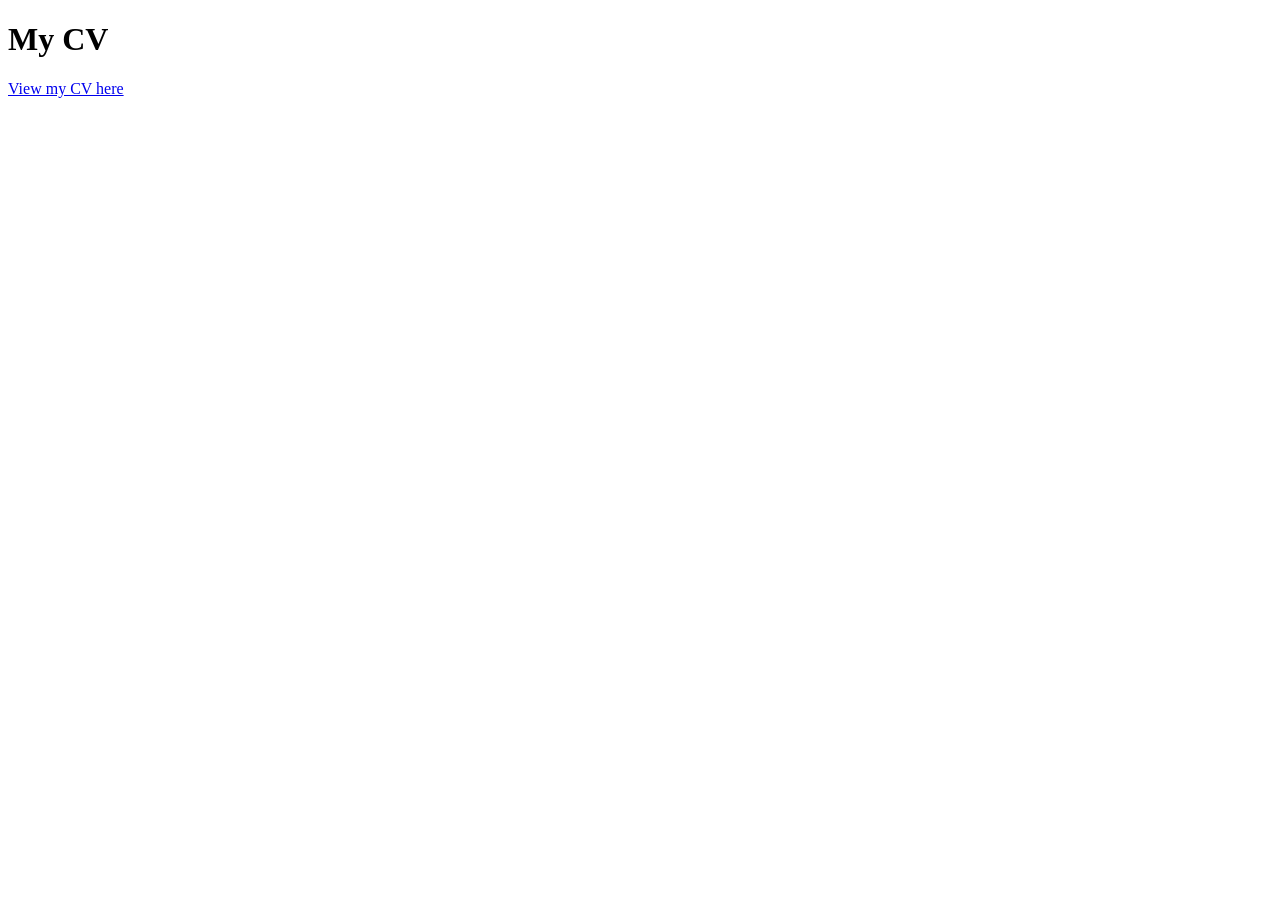
<file: index.html>
<!DOCTYPE html>
<html lang="en">
<head>
  <meta charset="UTF-8">
  <title>My CV</title>
</head>
<body>
  <h1>My CV</h1>
  <p>
    <a href="profile.pdf">View my CV here</a>
  </p>
</body>
</html>
</file>
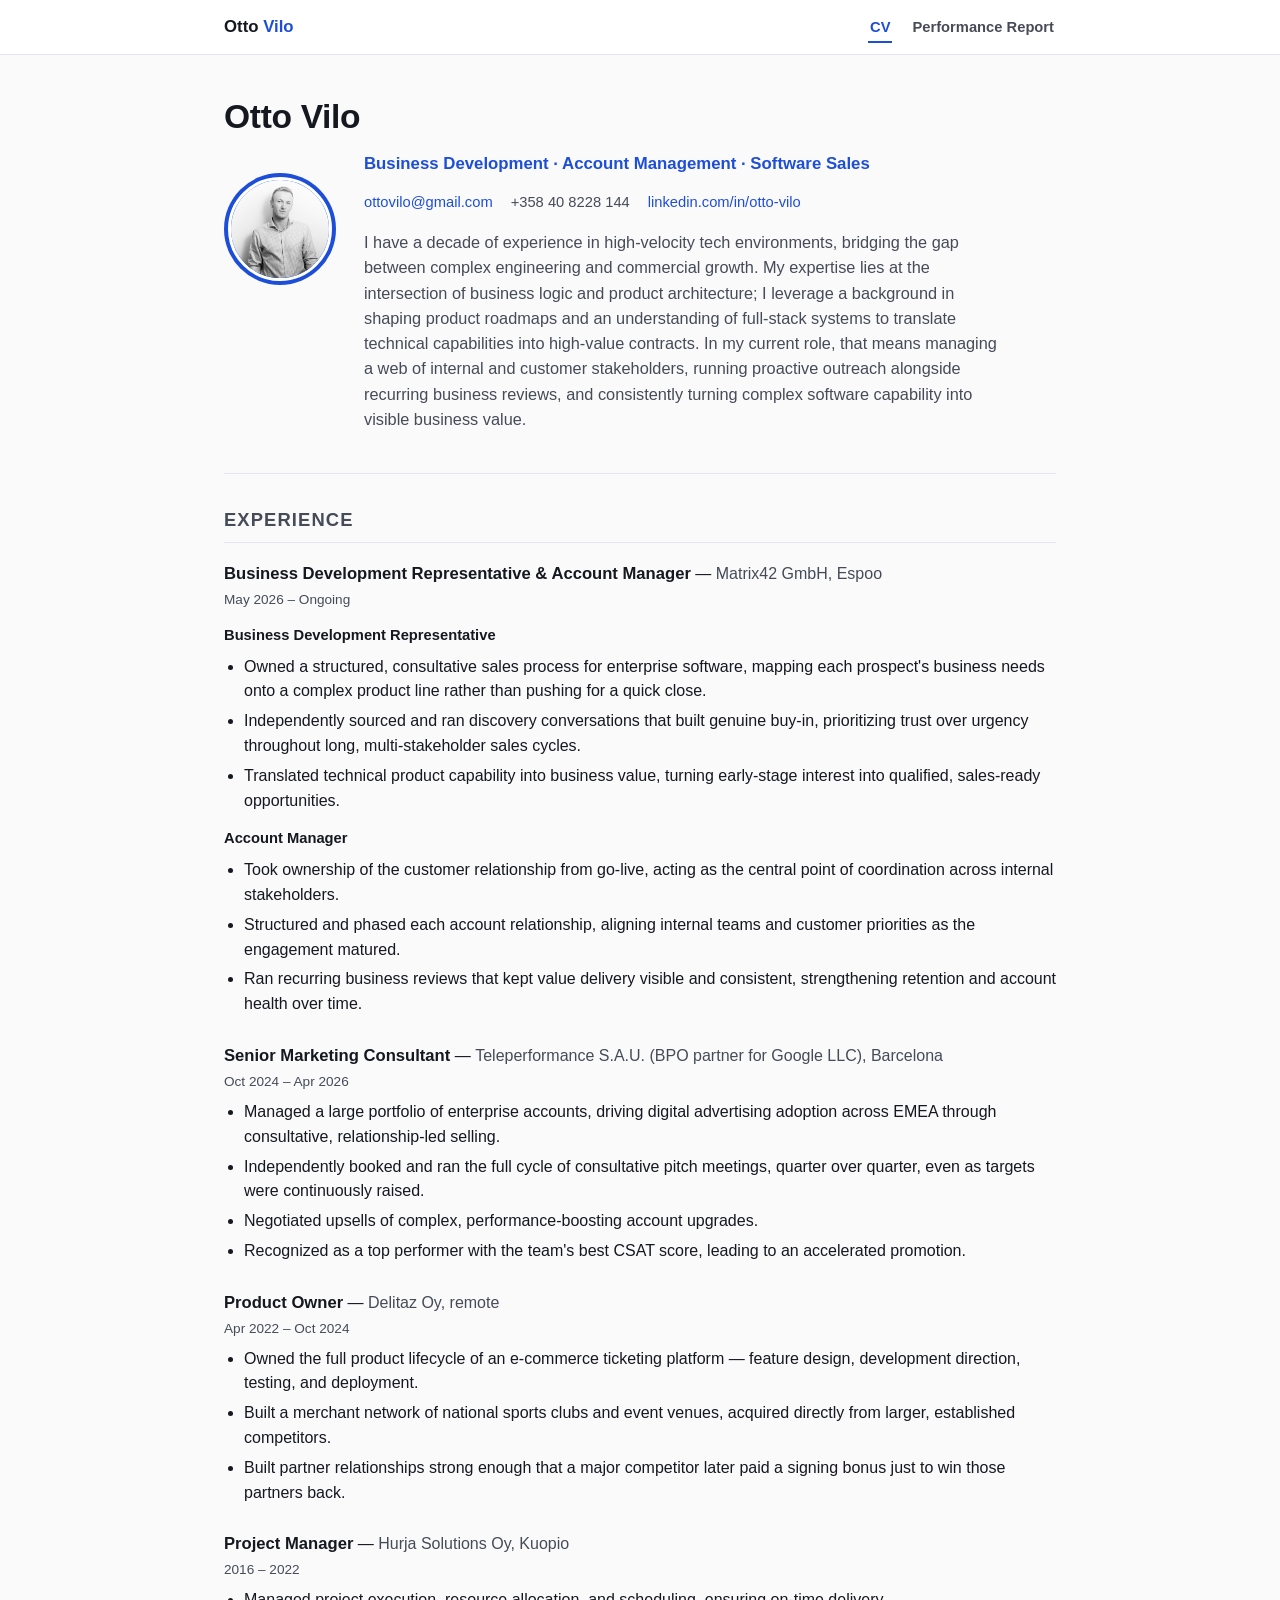
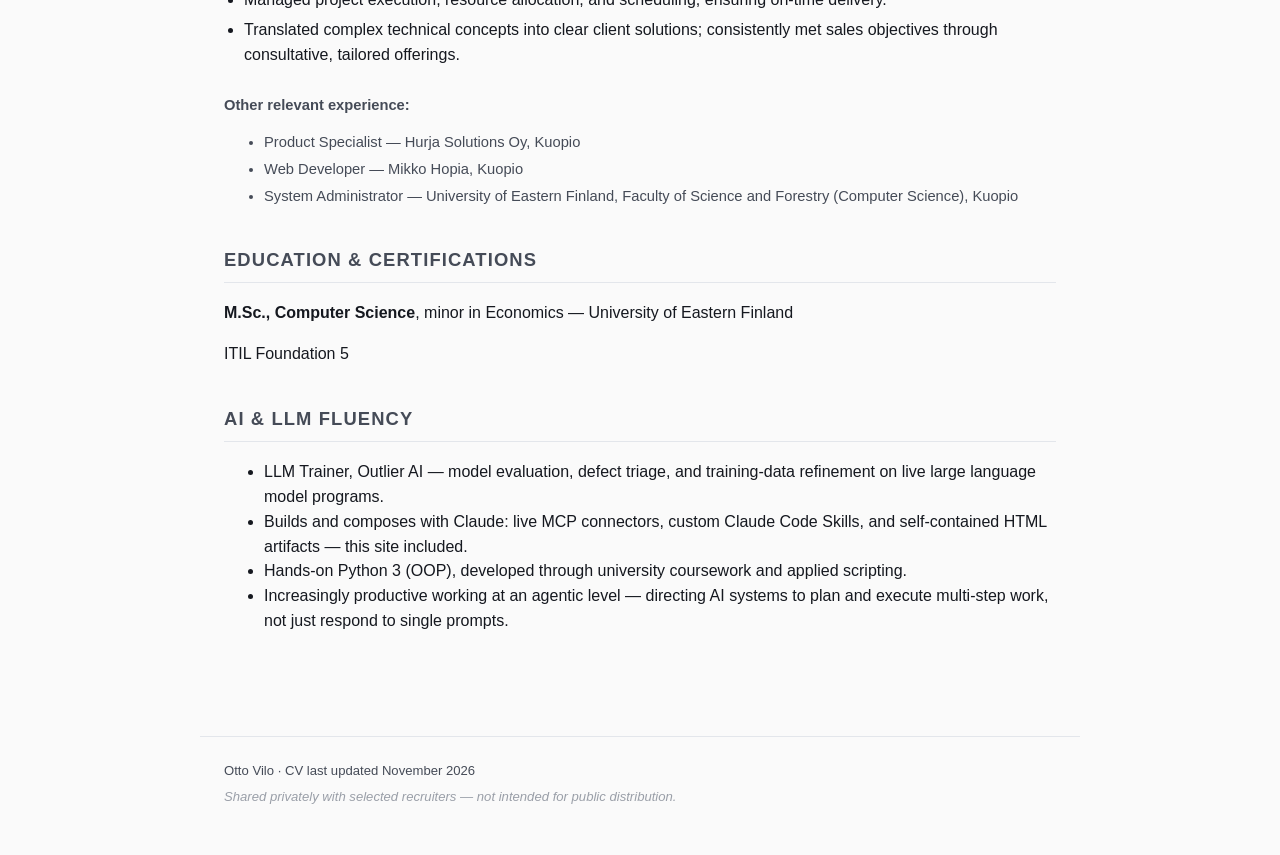
<file: cv-site/index.html>
<!DOCTYPE html>
<html lang="en">
<head>
<meta charset="UTF-8">
<meta name="viewport" content="width=device-width, initial-scale=1">
<meta name="robots" content="noindex, nofollow">
<title>Otto Vilo — CV</title>
<meta name="description" content="Otto Vilo — Business development, account management and commercial technology professional. CV and performance record.">
<meta property="og:title" content="Otto Vilo — CV">
<meta property="og:description" content="Business development, account management and commercial technology professional.">
<meta property="og:type" content="profile">
<link rel="stylesheet" href="assets/style.css">
<script type="application/ld+json">
{
  "@context": "https://schema.org",
  "@type": "Person",
  "name": "Otto Vilo",
  "jobTitle": "Business Development & Account Management",
  "description": "International sales and business development professional spanning Google-facing digital advertising, B2B account management, and software product ownership.",
  "knowsAbout": [
    "B2B Sales", "Account Management", "Customer Success", "CRM (HubSpot)",
    "Digital Advertising", "Negotiation", "Python", "AI Tooling",
    "Claude / Anthropic Agentic Workflows", "Product Ownership"
  ],
  "alumniOf": {
    "@type": "CollegeOrUniversity",
    "name": "University of Eastern Finland"
  },
  "sameAs": []
}
</script>
</head>
<body>
<header class="site-header">
  <div class="site-header-inner">
    <div class="brand">Otto <span>Vilo</span></div>
    <nav class="main-nav" aria-label="Primary">
      <ul>
        <li><a href="index.html" aria-current="page">CV</a></li>
        <li><a href="performance.html">Performance Report</a></li>
      </ul>
    </nav>
  </div>
</header>

<main>
  <section class="hero">
    <h1>Otto Vilo</h1>
    <div class="hero-row">
      <div class="avatar-ring">
        <img src="assets/photo.jpg" alt="Otto Vilo" class="avatar">
      </div>
      <div class="hero-text">
        <p class="headline">Business Development · Account Management · Software Sales</p>
        <div class="contact-row">
          <a href="mailto:ottovilo@gmail.com">ottovilo@gmail.com</a>
          <span>+358 40 8228 144</span>
          <a href="https://www.linkedin.com/in/otto-vilo" target="_blank" rel="noopener">linkedin.com/in/otto-vilo</a>
        </div>
        <p class="summary">
          I have a decade of experience in high-velocity tech environments, bridging the
          gap between complex engineering and commercial growth. My expertise lies at the
          intersection of business logic and product architecture; I leverage a background
          in shaping product roadmaps and an understanding of full-stack systems to
          translate technical capabilities into high-value contracts. In my current role,
          that means managing a web of internal and customer stakeholders, running
          proactive outreach alongside recurring business reviews, and consistently
          turning complex software capability into visible business value.
        </p>
      </div>
    </div>
  </section>

  <section class="block">
    <h2>Experience</h2>

    <div class="role">
      <div class="role-head">
        <div><span class="role-title">Business Development Representative &amp; Account Manager</span>
          — <span class="role-org">Matrix42 GmbH, Espoo</span></div>
        <div class="role-dates">May 2026 – Ongoing</div>
      </div>
      <h4 class="sub-role">Business Development Representative</h4>
      <ul>
        <li>Owned a structured, consultative sales process for enterprise software,
          mapping each prospect's business needs onto a complex product line rather than
          pushing for a quick close.</li>
        <li>Independently sourced and ran discovery conversations that built genuine
          buy-in, prioritizing trust over urgency throughout long, multi-stakeholder sales
          cycles.</li>
        <li>Translated technical product capability into business value, turning
          early-stage interest into qualified, sales-ready opportunities.</li>
      </ul>
      <h4 class="sub-role">Account Manager</h4>
      <ul>
        <li>Took ownership of the customer relationship from go-live, acting as the
          central point of coordination across internal stakeholders.</li>
        <li>Structured and phased each account relationship, aligning internal teams and
          customer priorities as the engagement matured.</li>
        <li>Ran recurring business reviews that kept value delivery visible and
          consistent, strengthening retention and account health over time.</li>
      </ul>
    </div>

    <div class="role">
      <div class="role-head">
        <div><span class="role-title">Senior Marketing Consultant</span>
          — <span class="role-org">Teleperformance S.A.U. (BPO partner for Google LLC), Barcelona</span></div>
        <div class="role-dates">Oct 2024 – Apr 2026</div>
      </div>
      <ul>
        <li>Managed a large portfolio of enterprise accounts, driving digital advertising
          adoption across EMEA through consultative, relationship-led selling.</li>
        <li>Independently booked and ran the full cycle of consultative pitch meetings,
          quarter over quarter, even as targets were continuously raised.</li>
        <li>Negotiated upsells of complex, performance-boosting account upgrades.</li>
        <li>Recognized as a top performer with the team's best CSAT score, leading to an
          accelerated promotion.</li>
      </ul>
    </div>

    <div class="role">
      <div class="role-head">
        <div><span class="role-title">Product Owner</span>
          — <span class="role-org">Delitaz Oy, remote</span></div>
        <div class="role-dates">Apr 2022 – Oct 2024</div>
      </div>
      <ul>
        <li>Owned the full product lifecycle of an e-commerce ticketing platform — feature
          design, development direction, testing, and deployment.</li>
        <li>Built a merchant network of national sports clubs and event venues, acquired
          directly from larger, established competitors.</li>
        <li>Built partner relationships strong enough that a major competitor later paid a
          signing bonus just to win those partners back.</li>
      </ul>
    </div>

    <div class="role">
      <div class="role-head">
        <div><span class="role-title">Project Manager</span>
          — <span class="role-org">Hurja Solutions Oy, Kuopio</span></div>
        <div class="role-dates">2016 – 2022</div>
      </div>
      <ul>
        <li>Managed project execution, resource allocation, and scheduling, ensuring
          on-time delivery.</li>
        <li>Translated complex technical concepts into clear client solutions; consistently
          met sales objectives through consultative, tailored offerings.</li>
      </ul>
    </div>

    <p class="other-roles">
      <strong>Other relevant experience:</strong>
    </p>
    <ul class="other-roles">
      <li>Product Specialist — Hurja Solutions Oy, Kuopio</li>
      <li>Web Developer — Mikko Hopia, Kuopio</li>
      <li>System Administrator — University of Eastern Finland, Faculty of Science and
        Forestry (Computer Science), Kuopio</li>
    </ul>
  </section>

  <section class="block">
    <h2>Education &amp; Certifications</h2>
    <p><strong>M.Sc., Computer Science</strong>, minor in Economics — University of
      Eastern Finland</p>
    <p>ITIL Foundation 5</p>
  </section>

  <section class="block">
    <h2>AI &amp; LLM Fluency</h2>
    <ul>
      <li>LLM Trainer, Outlier AI — model evaluation, defect triage, and training-data
        refinement on live large language model programs.</li>
      <li>Builds and composes with Claude: live MCP connectors, custom Claude Code
        Skills, and self-contained HTML artifacts — this site included.</li>
      <li>Hands-on Python 3 (OOP), developed through university coursework and applied
        scripting.</li>
      <li>Increasingly productive working at an agentic level — directing AI systems to
        plan and execute multi-step work, not just respond to single prompts.</li>
    </ul>
  </section>
</main>

<footer class="site-footer">
  <span>Otto Vilo · CV last updated November 2026</span>
  <span class="footer-note">Shared privately with selected recruiters — not intended for public distribution.</span>
</footer>
</body>
</html>
</file>
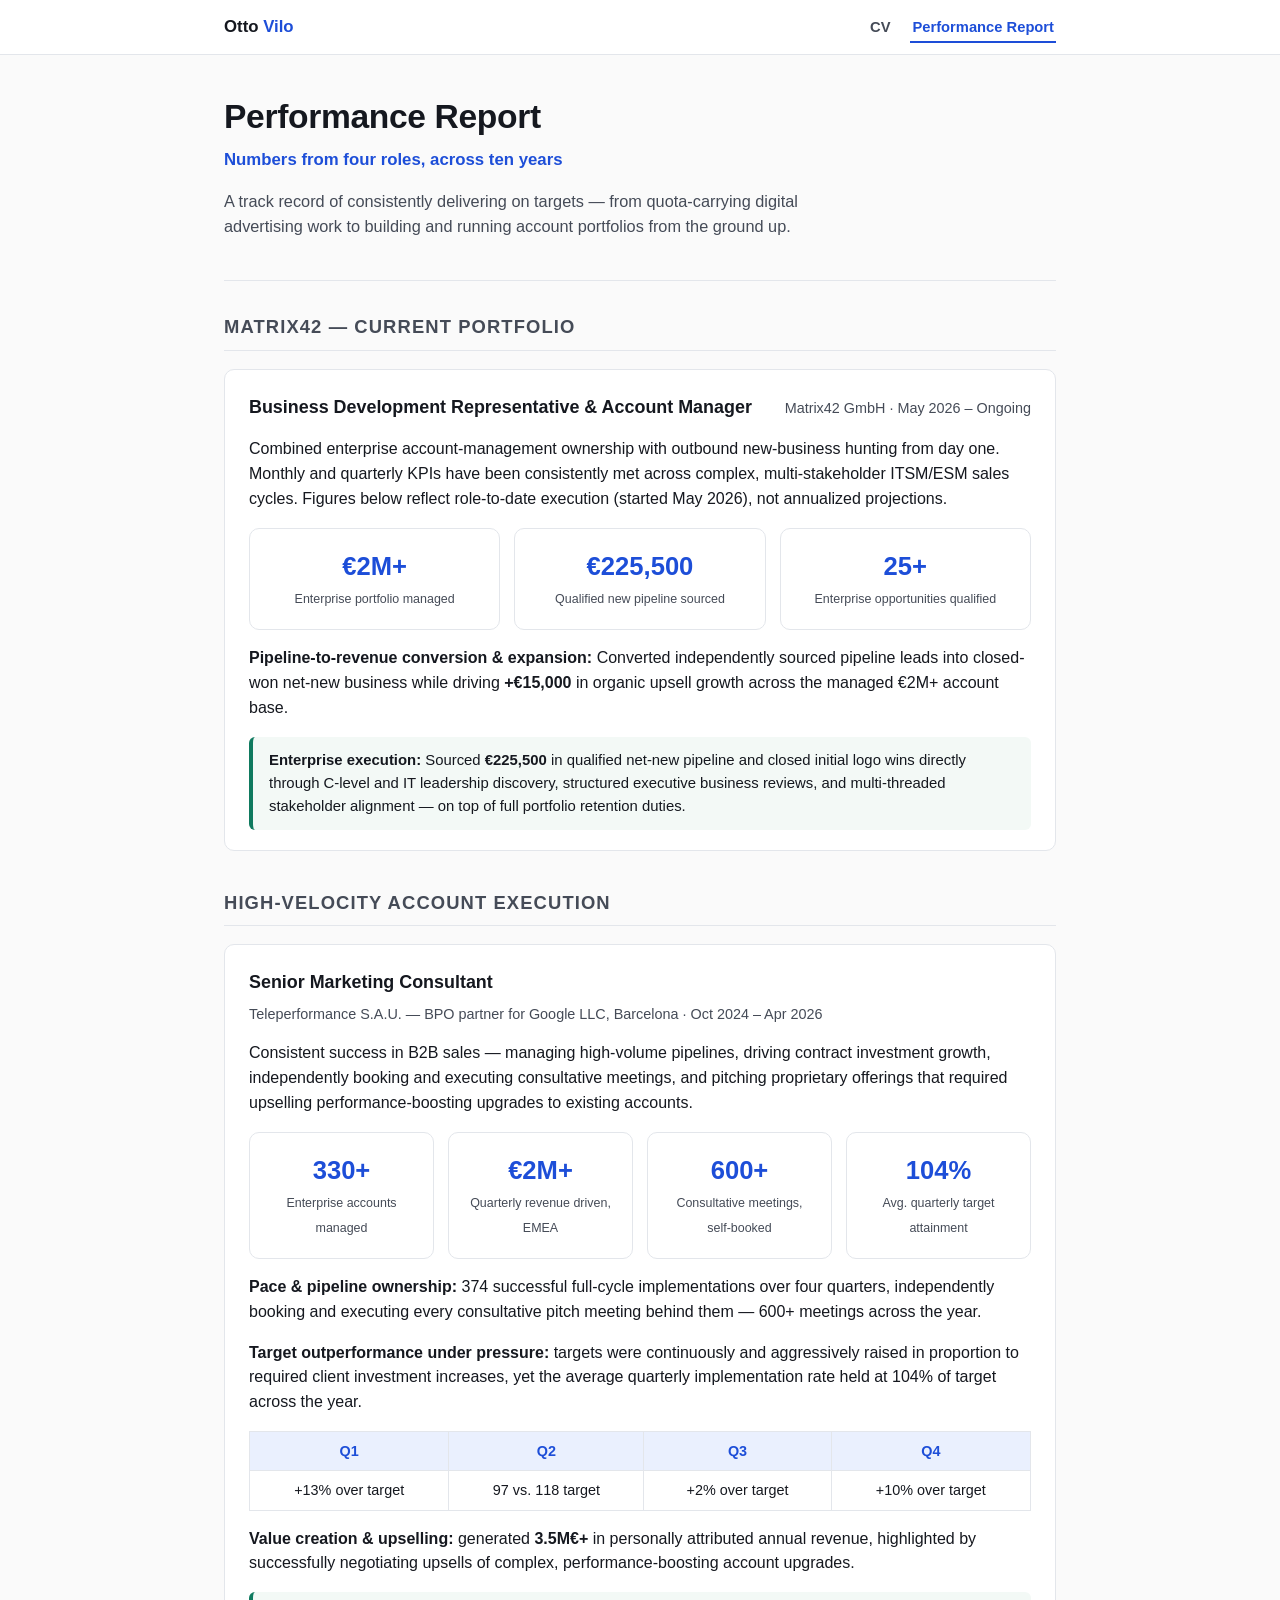
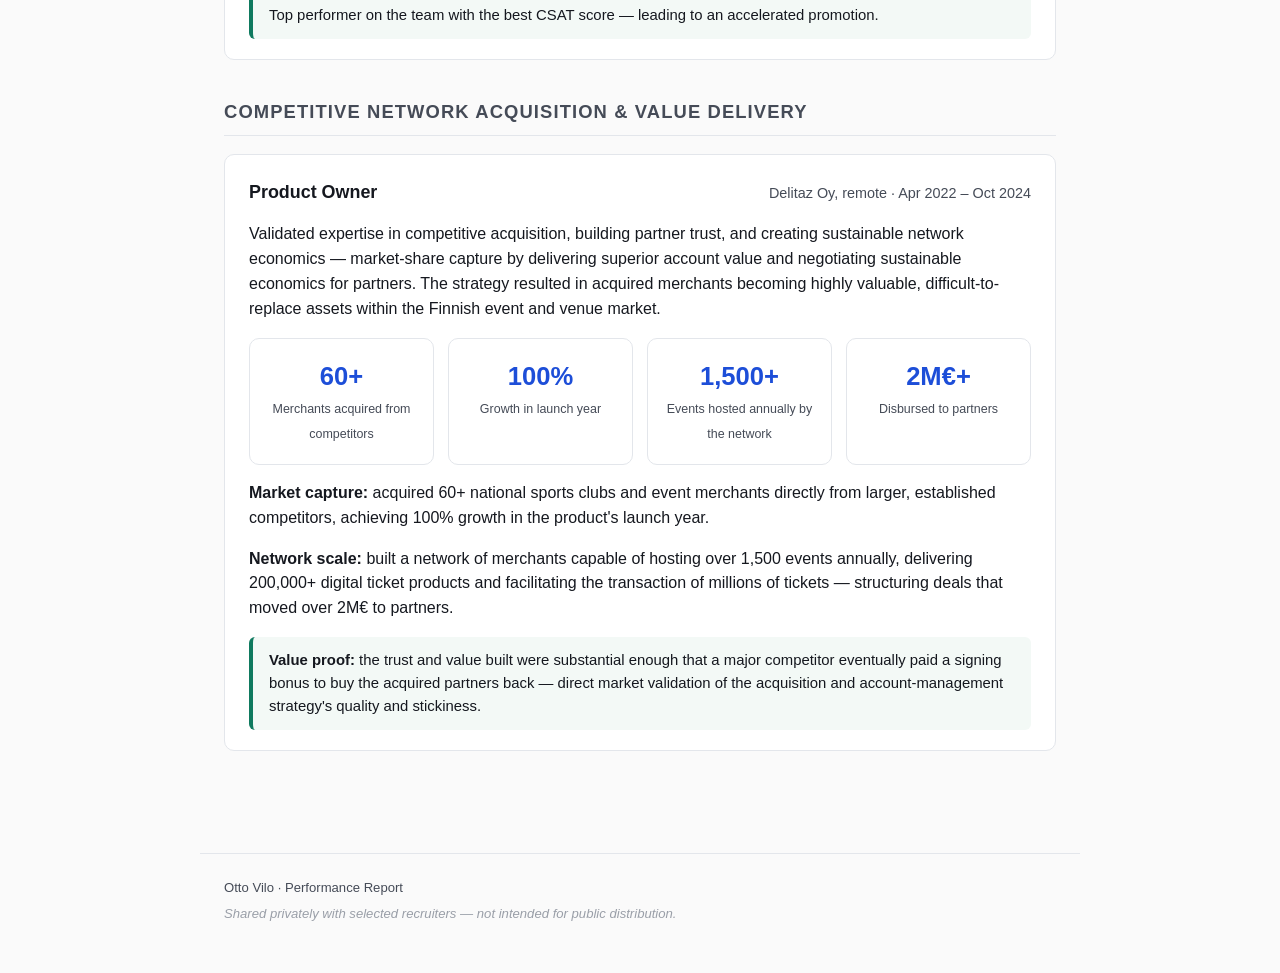
<file: cv-site/performance.html>
<!DOCTYPE html>
<html lang="en">
<head>
<meta charset="UTF-8">
<meta name="viewport" content="width=device-width, initial-scale=1">
<meta name="robots" content="noindex, nofollow">
<title>Otto Vilo — Performance Report</title>
<meta name="description" content="Otto Vilo — quarter-by-quarter performance record across business development, enterprise account management, and product ownership roles.">
<meta property="og:title" content="Otto Vilo — Performance Report">
<meta property="og:description" content="Quarter-by-quarter performance record across business development, account management, and product roles.">
<link rel="stylesheet" href="assets/style.css">
</head>
<body>
<header class="site-header">
  <div class="site-header-inner">
    <div class="brand">Otto <span>Vilo</span></div>
    <nav class="main-nav" aria-label="Primary">
      <ul>
        <li><a href="index.html">CV</a></li>
        <li><a href="performance.html" aria-current="page">Performance Report</a></li>
      </ul>
    </nav>
  </div>
</header>

<main>
  <section class="hero">
    <h1>Performance Report</h1>
    <p class="headline">Numbers from four roles, across ten years</p>
    <p class="summary">
      A track record of consistently delivering on targets — from quota-carrying digital
      advertising work to building and running account portfolios from the ground up.
    </p>
  </section>

  <section class="block">
    <h2>Matrix42 — Current Portfolio</h2>
    <div class="era">
      <div class="era-head">
        <h3>Business Development Representative &amp; Account Manager</h3>
        <span class="era-org">Matrix42 GmbH · May 2026 – Ongoing</span>
      </div>
      <p>Combined enterprise account-management ownership with outbound new-business
        hunting from day one. Monthly and quarterly KPIs have been consistently met across
        complex, multi-stakeholder ITSM/ESM sales cycles. Figures below reflect role-to-date
        execution (started May 2026), not annualized projections.</p>
      <div class="stat-grid cols-3">
        <div class="stat-card"><span class="num">€2M+</span><span class="label">Enterprise portfolio managed</span></div>
        <div class="stat-card"><span class="num">€225,500</span><span class="label">Qualified new pipeline sourced</span></div>
        <div class="stat-card"><span class="num">25+</span><span class="label">Enterprise opportunities qualified</span></div>
      </div>
      <p><strong>Pipeline-to-revenue conversion &amp; expansion:</strong> Converted independently
        sourced pipeline leads into closed-won net-new business while driving <strong>+€15,000</strong>
        in organic upsell growth across the managed €2M+ account base.</p>
      <div class="callout"><strong>Enterprise execution:</strong> Sourced <strong>€225,500</strong>
        in qualified net-new pipeline and closed initial logo wins directly through C-level and
        IT leadership discovery, structured executive business reviews, and multi-threaded
        stakeholder alignment — on top of full portfolio retention duties.</div>
    </div>
  </section>

  <section class="block">
    <h2>High-Velocity Account Execution</h2>
    <div class="era">
      <div class="era-head">
        <h3>Senior Marketing Consultant</h3>
        <span class="era-org">Teleperformance S.A.U. — BPO partner for Google LLC, Barcelona · Oct 2024 – Apr 2026</span>
      </div>
      <p>Consistent success in B2B sales — managing high-volume pipelines, driving contract
        investment growth, independently booking and executing consultative meetings, and
        pitching proprietary offerings that required upselling performance-boosting upgrades
        to existing accounts.</p>

      <div class="stat-grid">
        <div class="stat-card"><span class="num">330+</span><span class="label">Enterprise accounts managed</span></div>
        <div class="stat-card"><span class="num">€2M+</span><span class="label">Quarterly revenue driven, EMEA</span></div>
        <div class="stat-card"><span class="num">600+</span><span class="label">Consultative meetings, self-booked</span></div>
        <div class="stat-card"><span class="num">104%</span><span class="label">Avg. quarterly target attainment</span></div>
      </div>

      <p><strong>Pace &amp; pipeline ownership:</strong> 374 successful full-cycle
        implementations over four quarters, independently booking and executing every
        consultative pitch meeting behind them — 600+ meetings across the year.</p>

      <p><strong>Target outperformance under pressure:</strong> targets were continuously
        and aggressively raised in proportion to required client investment increases, yet
        the average quarterly implementation rate held at 104% of target across the year.</p>

      <table class="quarter-table">
        <tr><th>Q1</th><th>Q2</th><th>Q3</th><th>Q4</th></tr>
        <tr>
          <td>+13% over target</td>
          <td>97 vs. 118 target</td>
          <td>+2% over target</td>
          <td>+10% over target</td>
        </tr>
      </table>

      <p><strong>Value creation &amp; upselling:</strong> generated <strong>3.5M€+</strong>
        in personally attributed annual revenue, highlighted by successfully negotiating
        upsells of complex, performance-boosting account upgrades.</p>

      <div class="callout">Top performer on the team with the best CSAT score — leading to
        an accelerated promotion.</div>
    </div>
  </section>

  <section class="block">
    <h2>Competitive Network Acquisition &amp; Value Delivery</h2>
    <div class="era">
      <div class="era-head">
        <h3>Product Owner</h3>
        <span class="era-org">Delitaz Oy, remote · Apr 2022 – Oct 2024</span>
      </div>
      <p>Validated expertise in competitive acquisition, building partner trust, and
        creating sustainable network economics — market-share capture by delivering
        superior account value and negotiating sustainable economics for partners. The
        strategy resulted in acquired merchants becoming highly valuable, difficult-to-
        replace assets within the Finnish event and venue market.</p>

      <div class="stat-grid">
        <div class="stat-card"><span class="num">60+</span><span class="label">Merchants acquired from competitors</span></div>
        <div class="stat-card"><span class="num">100%</span><span class="label">Growth in launch year</span></div>
        <div class="stat-card"><span class="num">1,500+</span><span class="label">Events hosted annually by the network</span></div>
        <div class="stat-card"><span class="num">2M€+</span><span class="label">Disbursed to partners</span></div>
      </div>

      <p><strong>Market capture:</strong> acquired 60+ national sports clubs and event
        merchants directly from larger, established competitors, achieving 100% growth in
        the product's launch year.</p>

      <p><strong>Network scale:</strong> built a network of merchants capable of hosting
        over 1,500 events annually, delivering 200,000+ digital ticket products and
        facilitating the transaction of millions of tickets — structuring deals that moved
        over 2M€ to partners.</p>

      <div class="callout"><strong>Value proof:</strong> the trust and value built were
        substantial enough that a major competitor eventually paid a signing bonus to buy
        the acquired partners back — direct market validation of the acquisition and
        account-management strategy's quality and stickiness.</div>
    </div>
  </section>
</main>

<footer class="site-footer">
  <span>Otto Vilo · Performance Report</span>
  <span class="footer-note">Shared privately with selected recruiters — not intended for public distribution.</span>
</footer>
</body>
</html>
</file>
<file: cv-site/assets/style.css>
:root {
  --ink: #15181f;
  --ink-soft: #454b57;
  --paper: #fafafa;
  --card: #ffffff;
  --line: #e3e6eb;
  --accent: #1d4ed8;
  --accent-soft: #eaf0fe;
  --good: #0f7a5f;
  --radius: 10px;
  --max: 880px;
  --font: -apple-system, BlinkMacSystemFont, "Segoe UI", Roboto, Helvetica, Arial, sans-serif;
}

* { box-sizing: border-box; }

html { scroll-behavior: smooth; }

body {
  margin: 0;
  font-family: var(--font);
  color: var(--ink);
  background: var(--paper);
  line-height: 1.55;
  -webkit-font-smoothing: antialiased;
}

a { color: var(--accent); text-decoration: none; }
a:hover { text-decoration: underline; }

.site-header {
  background: var(--card);
  border-bottom: 1px solid var(--line);
  position: sticky;
  top: 0;
  z-index: 10;
}

.site-header-inner {
  max-width: var(--max);
  margin: 0 auto;
  padding: 14px 24px;
  display: flex;
  align-items: center;
  justify-content: space-between;
  gap: 16px;
  flex-wrap: wrap;
}

.brand {
  font-weight: 700;
  font-size: 1.05rem;
  color: var(--ink);
}

.brand span { color: var(--accent); }

nav.main-nav ul {
  display: flex;
  gap: 18px;
  list-style: none;
  margin: 0;
  padding: 0;
  flex-wrap: wrap;
}

nav.main-nav a {
  color: var(--ink-soft);
  font-weight: 600;
  font-size: 0.92rem;
  padding: 6px 2px;
  border-bottom: 2px solid transparent;
}

nav.main-nav a:hover,
nav.main-nav a[aria-current="page"] {
  color: var(--accent);
  text-decoration: none;
  border-bottom-color: var(--accent);
}

main {
  max-width: var(--max);
  margin: 0 auto;
  padding: 36px 24px 64px;
}

.hero {
  padding-bottom: 24px;
  border-bottom: 1px solid var(--line);
  margin-bottom: 32px;
}

.hero h1 {
  margin: 0 0 4px;
  font-size: 2.1rem;
  letter-spacing: -0.01em;
}

.hero .headline {
  margin: 0 0 14px;
  color: var(--accent);
  font-weight: 600;
  font-size: 1.05rem;
}

.hero-row {
  display: flex;
  gap: 28px;
  align-items: flex-start;
  margin-top: 8px;
}

.avatar-ring {
  flex: 0 0 auto;
  width: 112px;
  height: 112px;
  border-radius: 50%;
  padding: 4px;
  margin-top: 22px;
  background: var(--accent);
}

.avatar {
  display: block;
  width: 100%;
  height: 100%;
  border-radius: 50%;
  object-fit: cover;
  border: 3px solid var(--card);
}

.hero-text {
  flex: 1 1 auto;
  min-width: 0;
}

@media (max-width: 600px) {
  .hero-row { flex-direction: column; align-items: center; }
  .hero-text { width: 100%; }
}

.contact-row {
  display: flex;
  flex-wrap: wrap;
  gap: 10px 18px;
  font-size: 0.92rem;
  color: var(--ink-soft);
}

.contact-row .placeholder {
  color: #b35300;
  background: #fff4e5;
  padding: 1px 6px;
  border-radius: 4px;
}

.summary {
  margin-top: 16px;
  font-size: 1.02rem;
  color: var(--ink-soft);
  max-width: 70ch;
}

section.block { margin-bottom: 38px; }

section.block > h2 {
  font-size: 1.15rem;
  text-transform: uppercase;
  letter-spacing: 0.06em;
  color: var(--ink-soft);
  border-bottom: 1px solid var(--line);
  padding-bottom: 8px;
  margin-bottom: 18px;
}

.role {
  margin-bottom: 26px;
}

.role-head {
  margin-bottom: 4px;
}

.role-title {
  font-weight: 700;
  font-size: 1.04rem;
}

.role-org {
  color: var(--ink-soft);
  font-weight: 500;
}

.role-dates {
  display: block;
  color: var(--ink-soft);
  font-size: 0.85rem;
  margin-top: 2px;
}

.sub-role {
  font-size: 0.92rem;
  font-weight: 700;
  color: var(--ink);
  margin: 14px 0 2px;
}

.role ul {
  margin: 8px 0 0;
  padding-left: 20px;
}

.role li { margin-bottom: 5px; }

.role .scope-tag {
  display: inline-block;
  font-size: 0.72rem;
  font-weight: 700;
  text-transform: uppercase;
  letter-spacing: 0.04em;
  color: var(--accent);
  margin-right: 6px;
}

.other-roles {
  font-size: 0.92rem;
  color: var(--ink-soft);
}

.other-roles li { margin-bottom: 4px; }

.stat-grid {
  display: grid;
  grid-template-columns: repeat(4, 1fr);
  gap: 14px;
  margin-bottom: 8px;
}

@media (max-width: 760px) {
  .stat-grid { grid-template-columns: repeat(2, 1fr); }
}

.stat-card {
  background: var(--card);
  border: 1px solid var(--line);
  border-radius: var(--radius);
  padding: 18px 16px;
  text-align: center;
}

.stat-card .num {
  font-size: 1.6rem;
  font-weight: 800;
  color: var(--accent);
  display: block;
}

.stat-card .label {
  font-size: 0.78rem;
  color: var(--ink-soft);
  margin-top: 4px;
}

.era {
  background: var(--card);
  border: 1px solid var(--line);
  border-radius: var(--radius);
  padding: 24px 24px 20px;
  margin-bottom: 28px;
}

.era-head {
  display: flex;
  justify-content: space-between;
  align-items: baseline;
  flex-wrap: wrap;
  gap: 6px 16px;
  margin-bottom: 14px;
}

.era-head h3 { margin: 0; font-size: 1.12rem; }
.era-head .era-org { color: var(--ink-soft); font-size: 0.9rem; }

.era .stat-grid { grid-template-columns: repeat(4, 1fr); margin: 16px 0; }
.era .stat-grid.cols-3 { grid-template-columns: repeat(3, 1fr); }

@media (max-width: 760px) {
  .era .stat-grid.cols-3 { grid-template-columns: repeat(2, 1fr); }
}

.callout {
  background: #f3f9f6;
  border-left: 4px solid var(--good);
  padding: 12px 16px;
  font-size: 0.93rem;
  border-radius: 6px;
  margin-top: 12px;
}

table.quarter-table {
  width: 100%;
  border-collapse: collapse;
  margin: 14px 0;
  font-size: 0.9rem;
}

table.quarter-table th, table.quarter-table td {
  border: 1px solid var(--line);
  padding: 8px 10px;
  text-align: center;
}

table.quarter-table th {
  background: var(--accent-soft);
  color: var(--accent);
  font-weight: 700;
}

.site-footer {
  max-width: var(--max);
  margin: 0 auto;
  padding: 24px 24px 48px;
  color: var(--ink-soft);
  font-size: 0.82rem;
  display: flex;
  flex-direction: column;
  gap: 6px;
  border-top: 1px solid var(--line);
}

.footer-note {
  font-style: italic;
  color: #9a9fa8;
}

@media print {
  .site-header, .site-footer { display: none !important; }
  main { padding: 0; max-width: 100%; }
  body { background: #fff; }
  .era, .stat-card { break-inside: avoid; border-color: #ccc; }
  a { color: var(--ink); text-decoration: none; }
}
</file>
